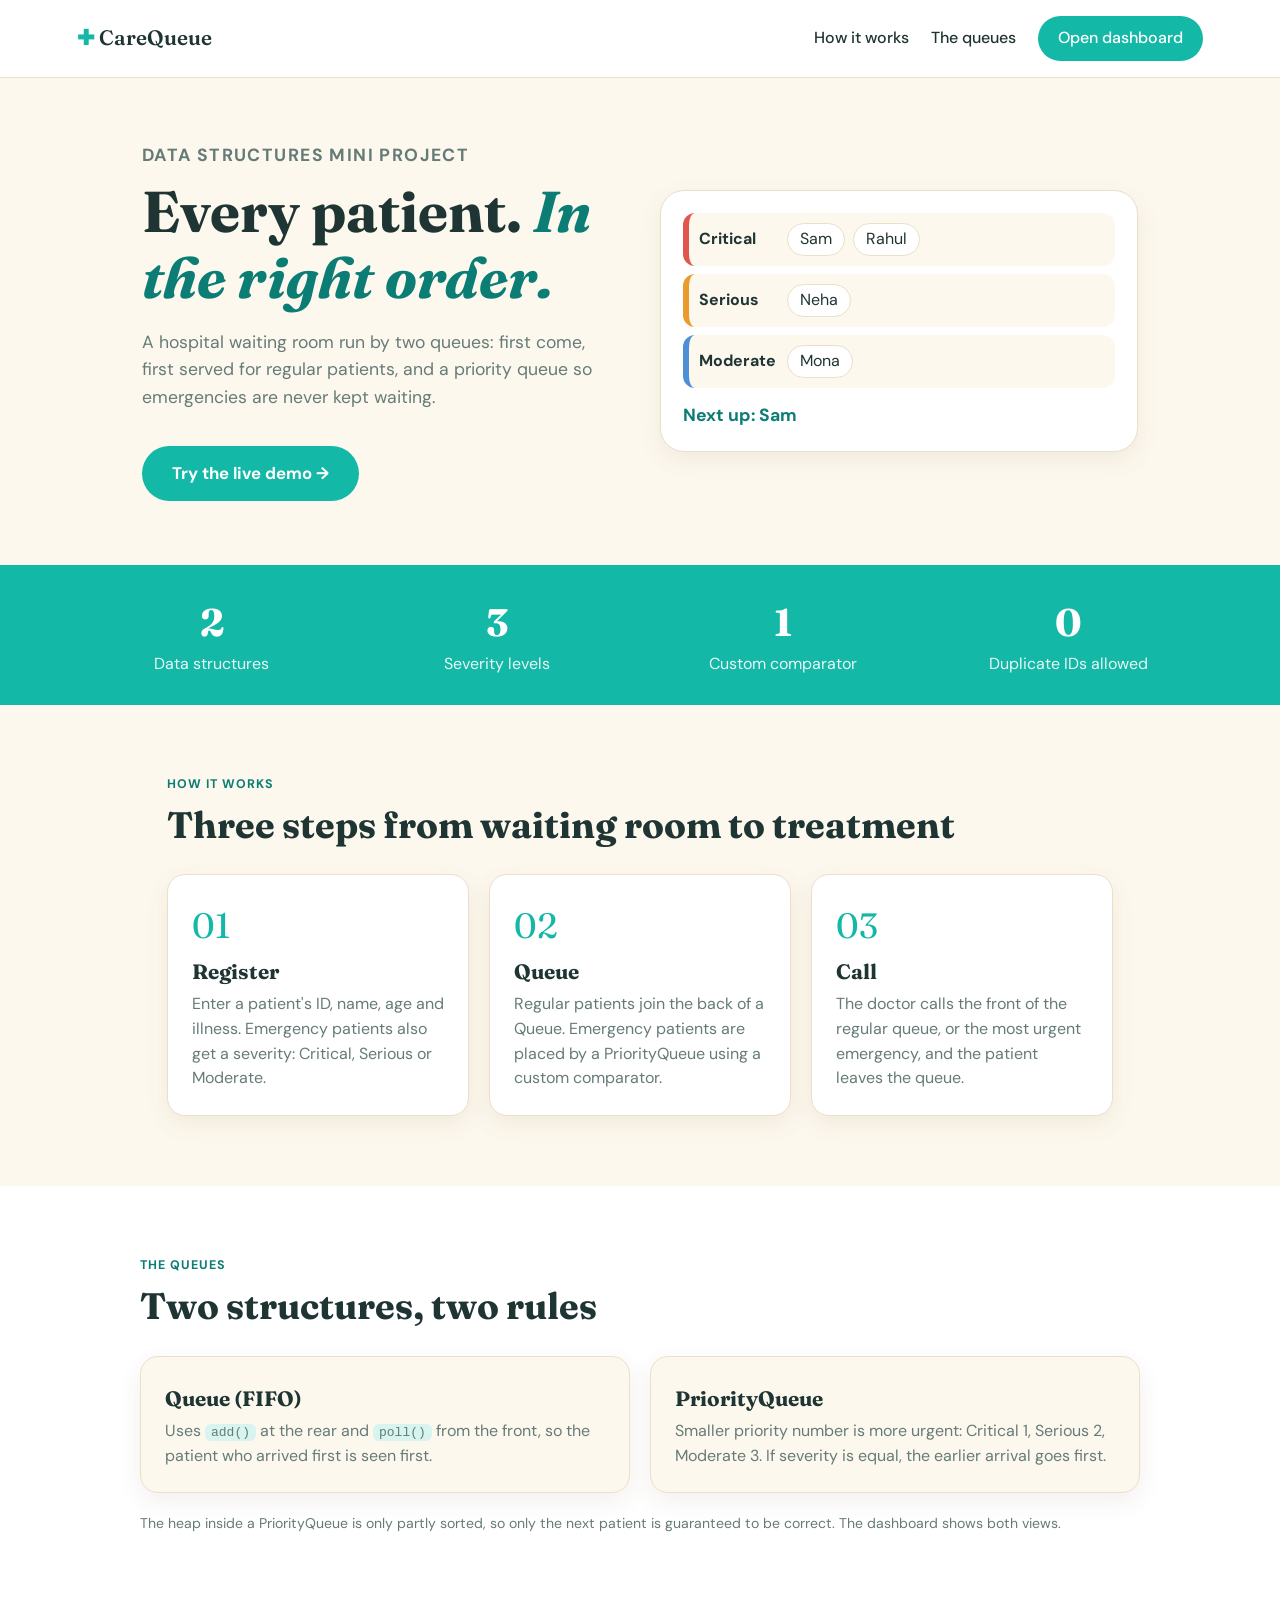
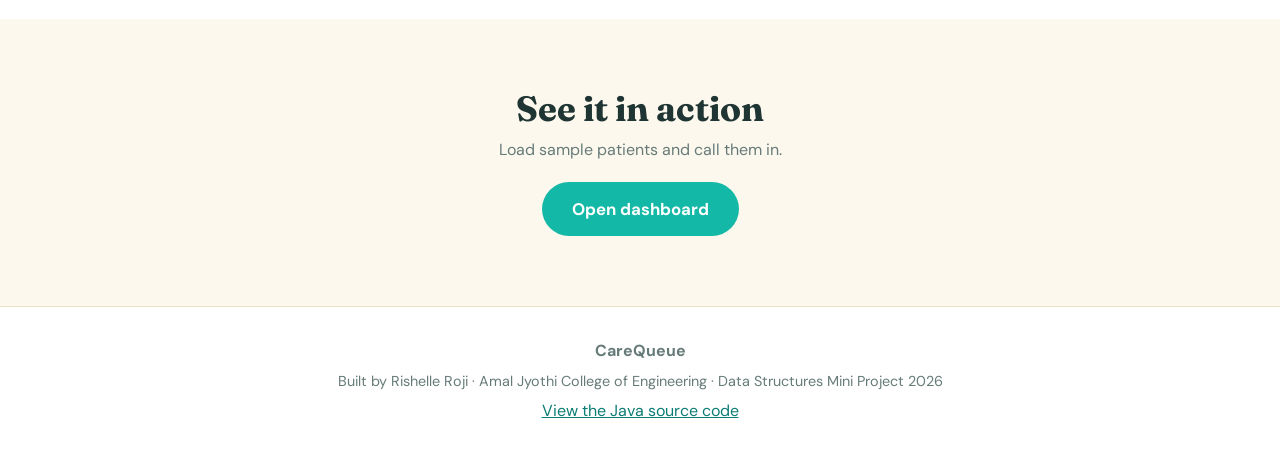
<file: index.html>
<!DOCTYPE html>
<html lang="en">
<head>
  <meta charset="UTF-8">
  <meta name="viewport" content="width=device-width, initial-scale=1">
  <title>CareQueue | Hospital Patient Management System</title>
  <link rel="preconnect" href="https://fonts.googleapis.com">
  <link href="https://fonts.googleapis.com/css2?family=Fraunces:ital,wght@0,600;1,600&family=DM+Sans:wght@400;500;700&display=swap" rel="stylesheet">
  <link rel="stylesheet" href="style.css">
</head>
<body>
  <nav class="nav">
    <a class="logo" href="index.html"><span>✚</span> CareQueue</a>
    <div class="links">
      <a href="#how">How it works</a>
      <a href="#queues">The queues</a>
      <a class="btn" href="dashboard.html">Open dashboard</a>
    </div>
  </nav>

  <header class="hero">
    <div class="hero-text">
      <p class="eyebrow">Data Structures mini project</p>
      <h1>Every patient. <em>In the right order.</em></h1>
      <p>A hospital waiting room run by two queues: first come, first served for regular patients, and a priority queue so emergencies are never kept waiting.</p>
      <a class="btn big" href="dashboard.html">Try the live demo →</a>
    </div>
    <div class="hero-art" aria-hidden="true">
      <div class="art-row Critical"><b>Critical</b><i>Sam</i><i>Rahul</i></div>
      <div class="art-row Serious"><b>Serious</b><i>Neha</i></div>
      <div class="art-row Moderate"><b>Moderate</b><i>Mona</i></div>
      <p>Next up: Sam</p>
    </div>
  </header>

  <section class="strip">
    <div><b>2</b><span>Data structures</span></div>
    <div><b>3</b><span>Severity levels</span></div>
    <div><b>1</b><span>Custom comparator</span></div>
    <div><b>0</b><span>Duplicate IDs allowed</span></div>
  </section>

  <section id="how" class="section">
    <p class="eyebrow">How it works</p>
    <h2>Three steps from waiting room to treatment</h2>
    <div class="steps">
      <div class="step"><span>01</span><h3>Register</h3><p>Enter a patient's ID, name, age and illness. Emergency patients also get a severity: Critical, Serious or Moderate.</p></div>
      <div class="step"><span>02</span><h3>Queue</h3><p>Regular patients join the back of a Queue. Emergency patients are placed by a PriorityQueue using a custom comparator.</p></div>
      <div class="step"><span>03</span><h3>Call</h3><p>The doctor calls the front of the regular queue, or the most urgent emergency, and the patient leaves the queue.</p></div>
    </div>
  </section>

  <section id="queues" class="section alt">
    <p class="eyebrow">The queues</p>
    <h2>Two structures, two rules</h2>
    <div class="two">
      <div class="panel"><h3>Queue (FIFO)</h3><p>Uses <code>add()</code> at the rear and <code>poll()</code> from the front, so the patient who arrived first is seen first.</p></div>
      <div class="panel"><h3>PriorityQueue</h3><p>Smaller priority number is more urgent: Critical 1, Serious 2, Moderate 3. If severity is equal, the earlier arrival goes first.</p></div>
    </div>
    <p class="note">The heap inside a PriorityQueue is only partly sorted, so only the next patient is guaranteed to be correct. The dashboard shows both views.</p>
  </section>

  <section class="cta">
    <h2>See it in action</h2>
    <p>Load sample patients and call them in.</p>
    <a class="btn big" href="dashboard.html">Open dashboard</a>
  </section>

  <footer>
    <b>CareQueue</b>
    <p>Built by Rishelle Roji · Amal Jyothi College of Engineering · Data Structures Mini Project 2026</p>
    <a href="https://github.com/rishelleroji/HospitalPatientManagementSystem/tree/main/src" target="_blank" rel="noopener">View the Java source code</a>
  </footer>
</body>
</html>
</file>
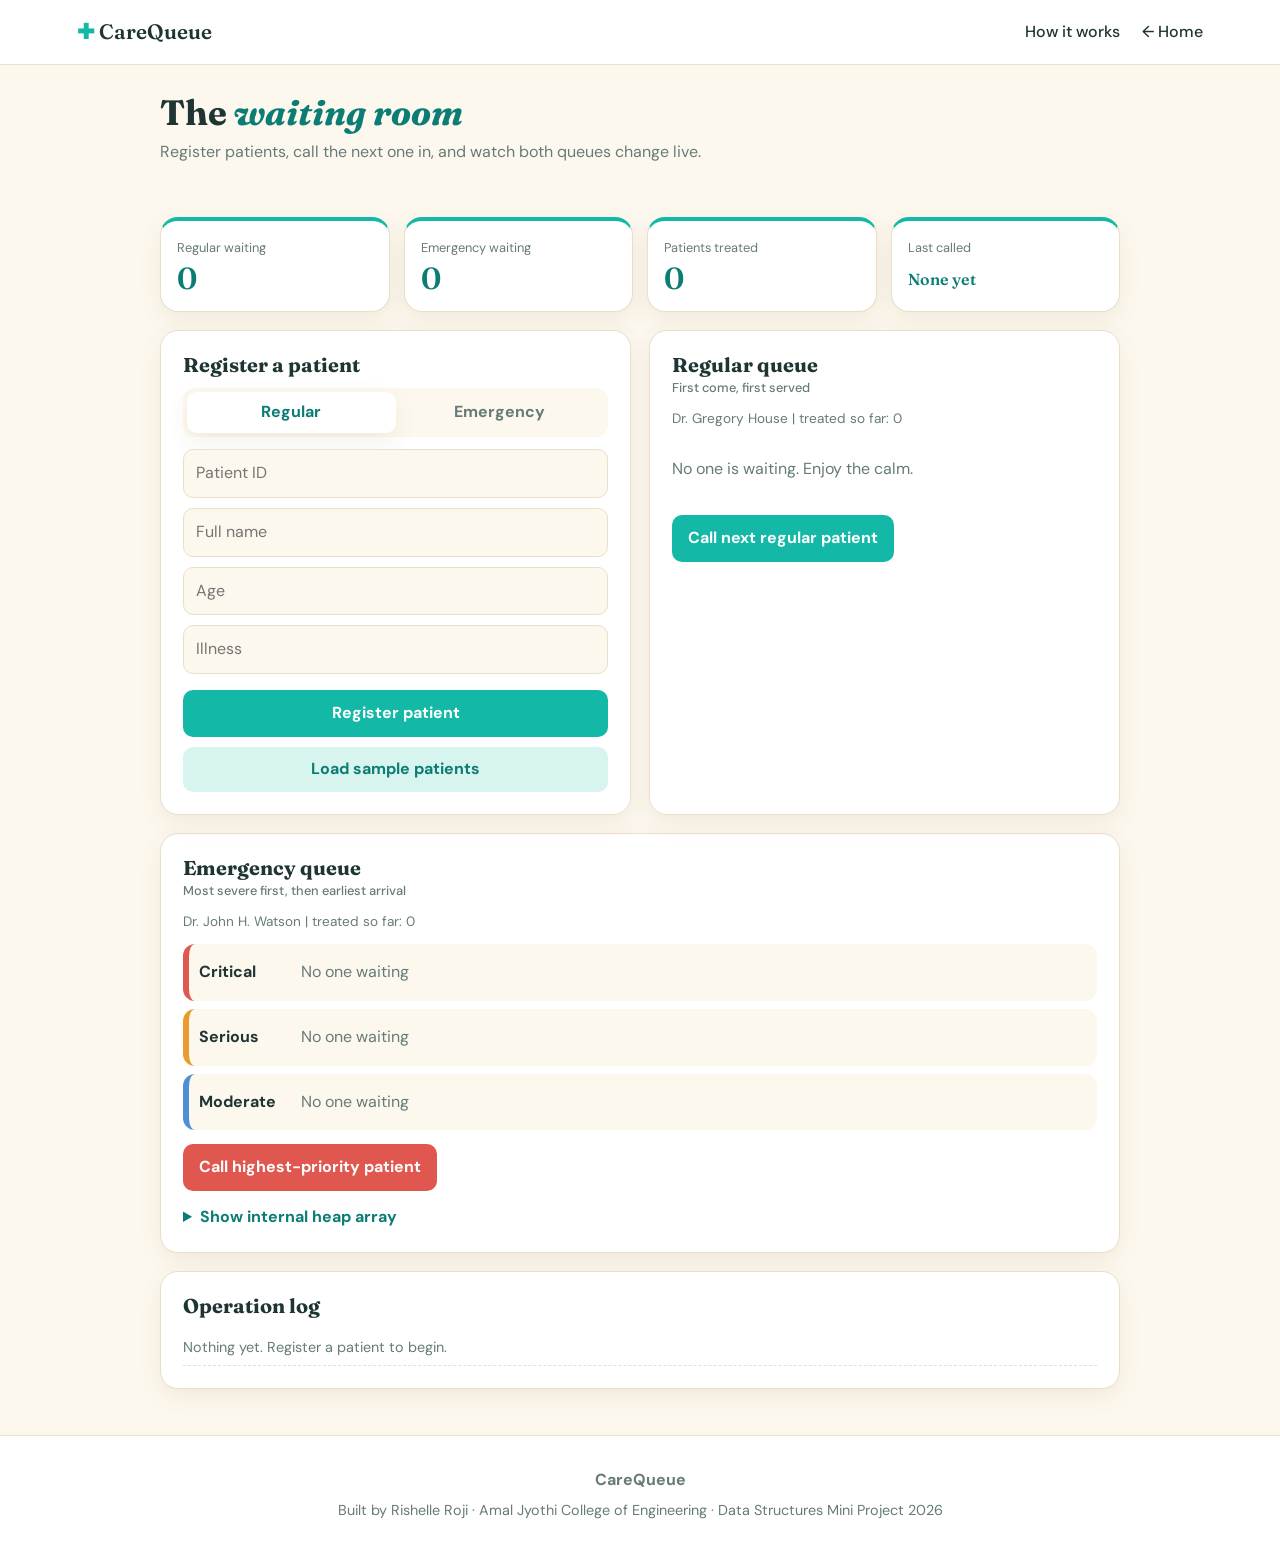
<file: dashboard.html>
<!DOCTYPE html>
<html lang="en">
<head>
  <meta charset="UTF-8">
  <meta name="viewport" content="width=device-width, initial-scale=1">
  <title>Dashboard | CareQueue</title>
  <link rel="preconnect" href="https://fonts.googleapis.com">
  <link href="https://fonts.googleapis.com/css2?family=Fraunces:ital,wght@0,600;1,600&family=DM+Sans:wght@400;500;700&display=swap" rel="stylesheet">
  <link rel="stylesheet" href="style.css">
</head>
<body>
  <nav class="nav">
    <a class="logo" href="index.html"><span>✚</span> CareQueue</a>
    <div class="links">
      <a href="index.html#how">How it works</a>
      <a href="index.html">← Home</a>
    </div>
  </nav>

  <main class="app">
    <header class="top">
      <h1>The <em>waiting room</em></h1>
      <p>Register patients, call the next one in, and watch both queues change live.</p>
    </header>
    <p id="message" role="status"></p>

    <div class="stats">
      <div class="stat"><span>Regular waiting</span><b id="s-regular">0</b></div>
      <div class="stat"><span>Emergency waiting</span><b id="s-emergency">0</b></div>
      <div class="stat"><span>Patients treated</span><b id="s-treated">0</b></div>
      <div class="stat"><span>Last called</span><b id="s-last" class="small">None yet</b></div>
    </div>

    <div class="cols">
      <section class="card">
        <h2>Register a patient</h2>
        <div class="seg">
          <button type="button" data-type="regular" class="on">Regular</button>
          <button type="button" data-type="emergency">Emergency</button>
        </div>
        <form id="patient-form">
          <input id="id" type="number" min="1" placeholder="Patient ID" required>
          <input id="name" type="text" maxlength="25" placeholder="Full name" required>
          <input id="age" type="number" min="0" max="120" placeholder="Age" required>
          <input id="illness" type="text" maxlength="30" placeholder="Illness" required>
          <div id="severity-row" hidden>
            <span>Severity</span>
            <button type="button" class="pill Critical on" data-sev="Critical">Critical</button>
            <button type="button" class="pill Serious" data-sev="Serious">Serious</button>
            <button type="button" class="pill Moderate" data-sev="Moderate">Moderate</button>
          </div>
          <button type="submit" class="primary">Register patient</button>
        </form>
        <button type="button" id="load-samples" class="ghost">Load sample patients</button>
      </section>

      <section class="card">
        <h2>Regular queue <small>First come, first served</small></h2>
        <p class="doctor" id="regular-doctor"></p>
        <div id="regular-list" class="chips"></div>
        <button id="call-regular" class="primary">Call next regular patient</button>
      </section>
    </div>

    <section class="card">
      <h2>Emergency queue <small>Most severe first, then earliest arrival</small></h2>
      <p class="doctor" id="emergency-doctor"></p>
      <div id="lanes"></div>
      <button id="call-emergency" class="primary alert">Call highest-priority patient</button>
      <details class="heap">
        <summary>Show internal heap array</summary>
        <div id="heap-strip" class="chips"></div>
        <p class="note">Java stores a PriorityQueue as a heap, which is only partly sorted. Only the first box is guaranteed to be the next patient, so the lanes above show the real calling order.</p>
      </details>
    </section>

    <section class="card">
      <h2>Operation log</h2>
      <ul id="log"><li class="empty">Nothing yet. Register a patient to begin.</li></ul>
    </section>
  </main>

  <footer>
    <b>CareQueue</b>
    <p>Built by Rishelle Roji · Amal Jyothi College of Engineering · Data Structures Mini Project 2026</p>
  </footer>
  <script src="script.js"></script>
</body>
</html>
</file>
<file: style.css>
:root { --cream:#fdf8ee; --white:#fff; --turq:#14b8a6; --deep:#0b7d74; --soft:#d8f4ef; --text:#1f3533; --muted:#667b78; --border:#eadfc8;
  --Critical:#e0574f; --Serious:#eb9a2d; --Moderate:#4f8fd6; --shadow:0 8px 24px rgba(90,70,30,.08); }
* { box-sizing:border-box; }
html { scroll-behavior:smooth; }
body { margin:0; font-family:"DM Sans",system-ui,-apple-system,"Segoe UI",sans-serif; background:var(--cream); color:var(--text); line-height:1.55; }
h1, h2, h3 { font-family:Fraunces,Georgia,serif; margin:0; line-height:1.15; }
em { color:var(--deep); font-style:italic; }
a { color:var(--deep); }
code { background:var(--soft); padding:1px 6px; border-radius:6px; }
.nav { display:flex; justify-content:space-between; align-items:center; padding:16px 6vw; background:var(--white); border-bottom:1px solid var(--border); position:sticky; top:0; z-index:5; }
.logo { font-family:Fraunces,Georgia,serif; font-weight:600; font-size:1.3rem; color:var(--text); text-decoration:none; } .logo span { color:var(--turq); }
.links { display:flex; align-items:center; gap:22px; } .links a { text-decoration:none; color:var(--text); font-weight:500; }
.btn { display:inline-block; padding:10px 20px; background:var(--turq); color:#fff !important; border-radius:30px; font-weight:700; text-decoration:none; }
.btn:hover { background:var(--deep); } .btn.big { padding:14px 30px; font-size:1.05rem; }
.hero { display:grid; grid-template-columns:repeat(auto-fit,minmax(300px,1fr)); gap:40px; align-items:center; padding:64px 6vw; max-width:1150px; margin:0 auto; }
.hero h1 { font-size:clamp(2.2rem,5vw,3.6rem); margin-bottom:16px; } .hero p { color:var(--muted); font-size:1.1rem; max-width:520px; }
.hero .btn { margin-top:18px; }
.eyebrow { color:var(--deep); font-weight:700; letter-spacing:.08em; text-transform:uppercase; font-size:.78rem; margin:0 0 10px; }
.hero-art { background:var(--white); border:1px solid var(--border); border-radius:24px; padding:22px; box-shadow:var(--shadow); }
.hero-art p { margin:14px 0 0; font-weight:700; color:var(--deep); }
.art-row { display:flex; gap:8px; align-items:center; padding:10px; border-radius:12px; margin-bottom:8px; border-left:6px solid; background:var(--cream); }
.art-row b { width:80px; } .art-row i { font-style:normal; background:var(--white); border:1px solid var(--border); padding:3px 12px; border-radius:20px; }
.art-row.Critical { border-color:var(--Critical); } .art-row.Serious { border-color:var(--Serious); } .art-row.Moderate { border-color:var(--Moderate); }
.strip { display:grid; grid-template-columns:repeat(auto-fit,minmax(170px,1fr)); background:var(--turq); color:#fff; text-align:center; padding:28px 6vw; gap:16px; }
.strip b { display:block; font-family:Fraunces,Georgia,serif; font-size:2.4rem; } .strip span { opacity:.9; }
.section { padding:70px 6vw; max-width:1100px; margin:0 auto; } .section.alt { max-width:none; background:var(--white); }
.section.alt > * { max-width:1000px; margin-left:auto; margin-right:auto; }
.section h2 { font-size:clamp(1.6rem,3vw,2.3rem); margin-bottom:28px; }
.steps, .two { display:grid; grid-template-columns:repeat(auto-fit,minmax(250px,1fr)); gap:20px; }
.step, .panel { background:var(--white); border:1px solid var(--border); border-radius:18px; padding:24px; box-shadow:var(--shadow); } .alt .panel { background:var(--cream); }
.step span { font-family:Fraunces,Georgia,serif; font-size:2.2rem; color:var(--turq); } .step h3, .panel h3 { margin:6px 0 8px; font-size:1.3rem; } .step p, .panel p { margin:0; color:var(--muted); }
.cta { text-align:center; padding:70px 6vw; } .cta h2 { font-size:2.2rem; margin-bottom:8px; } .cta p { color:var(--muted); margin:0 0 20px; }
footer { text-align:center; padding:32px 6vw; background:var(--white); border-top:1px solid var(--border); color:var(--muted); } footer p { margin:6px 0; font-size:.9rem; }
.note { color:var(--muted); font-size:.88rem; } .section .note { margin-top:20px; }
.app { max-width:1000px; margin:0 auto; padding:28px 20px; }
.top h1 { font-size:2.2rem; } .top p { color:var(--muted); margin:6px 0 16px; }
.card { background:var(--white); border:1px solid var(--border); border-radius:18px; padding:22px; margin-bottom:18px; box-shadow:var(--shadow); }
.card h2 { margin:0 0 12px; font-size:1.25rem; } .card h2 small { display:block; margin-top:3px; color:var(--muted); font:500 .8rem "DM Sans",sans-serif; }
.cols { display:grid; grid-template-columns:repeat(auto-fit,minmax(300px,1fr)); gap:18px; }
.stats { display:grid; grid-template-columns:repeat(auto-fit,minmax(150px,1fr)); gap:14px; margin-bottom:18px; }
.stat { background:var(--white); border:1px solid var(--border); border-radius:18px; padding:14px 16px; box-shadow:var(--shadow); border-top:4px solid var(--turq); }
.stat span { color:var(--muted); font-size:.8rem; } .stat b { display:block; font:600 1.9rem Fraunces,Georgia,serif; color:var(--deep); } .stat b.small { font-size:1rem; padding-top:10px; }
form { display:flex; flex-direction:column; gap:10px; }
input { padding:11px 12px; border:1px solid var(--border); border-radius:10px; font:inherit; background:var(--cream); }
input:focus { outline:2px solid var(--turq); background:#fff; }
button { font:inherit; cursor:pointer; border:0; border-radius:10px; }
.primary { padding:11px 16px; background:var(--turq); color:#fff; font-weight:700; margin-top:6px; } .primary:hover { background:var(--deep); }
.primary.alert { background:var(--Critical); } .primary.alert:hover { filter:brightness(.92); }
.ghost { margin-top:10px; width:100%; padding:10px; background:var(--soft); color:var(--deep); font-weight:700; }
.seg { display:flex; background:var(--cream); border-radius:12px; padding:4px; margin-bottom:12px; }
.seg button { flex:1; padding:8px; background:none; font-weight:700; color:var(--muted); } .seg button.on { background:#fff; color:var(--deep); box-shadow:var(--shadow); }
#severity-row { display:flex; align-items:center; gap:8px; flex-wrap:wrap; } #severity-row[hidden] { display:none; }
.pill { padding:6px 14px; border-radius:20px; background:var(--cream); font-weight:700; color:var(--text); } .pill.on { color:#fff; }
.pill.Critical.on { background:var(--Critical); } .pill.Serious.on { background:var(--Serious); } .pill.Moderate.on { background:var(--Moderate); }
.chips { display:flex; flex-wrap:wrap; gap:10px; min-height:56px; margin-bottom:12px; }
.chip { position:relative; background:var(--cream); border:1px solid var(--border); border-radius:12px; padding:14px 12px 8px; min-width:120px; font-weight:700; }
.chip small { display:block; color:var(--muted); font-weight:500; font-size:.75rem; }
.tag { position:absolute; top:-9px; left:8px; background:var(--turq); color:#fff; font-size:.65rem; font-weight:800; padding:1px 8px; border-radius:10px; }
.tag.rear { background:var(--Serious); } .tag.next { background:var(--Critical); }
.lane { display:flex; align-items:center; gap:12px; padding:10px; border-radius:12px; margin-bottom:8px; background:var(--cream); border-left:6px solid; }
.lane.Critical { border-color:var(--Critical); } .lane.Serious { border-color:var(--Serious); } .lane.Moderate { border-color:var(--Moderate); }
.lane > b { width:90px; flex-shrink:0; } .lane .chips { margin:0; min-height:0; flex:1; }
.heap { margin-top:14px; } .heap summary { cursor:pointer; color:var(--deep); font-weight:700; }
.heap .chip { min-width:90px; border-width:2px; } .chip.Critical { border-color:var(--Critical); } .chip.Serious { border-color:var(--Serious); } .chip.Moderate { border-color:var(--Moderate); }
.doctor { margin:0 0 12px; color:var(--muted); font-size:.85rem; }
.empty { color:var(--muted); list-style:none; padding:6px 0; align-self:center; }
#message { min-height:24px; font-weight:700; margin:0 0 12px; } #message.error { color:var(--Critical); } #message.ok { color:var(--deep); }
#log { margin:0; padding:0; list-style:none; } #log li { padding:7px 0; border-bottom:1px dashed var(--border); font-size:.9rem; } #log code { font-weight:800; color:var(--deep); }
@media (max-width:640px) { .links a:not(.btn) { display:none; } .lane { flex-direction:column; align-items:flex-start; } .hero { padding:40px 6vw; } }
</file>
